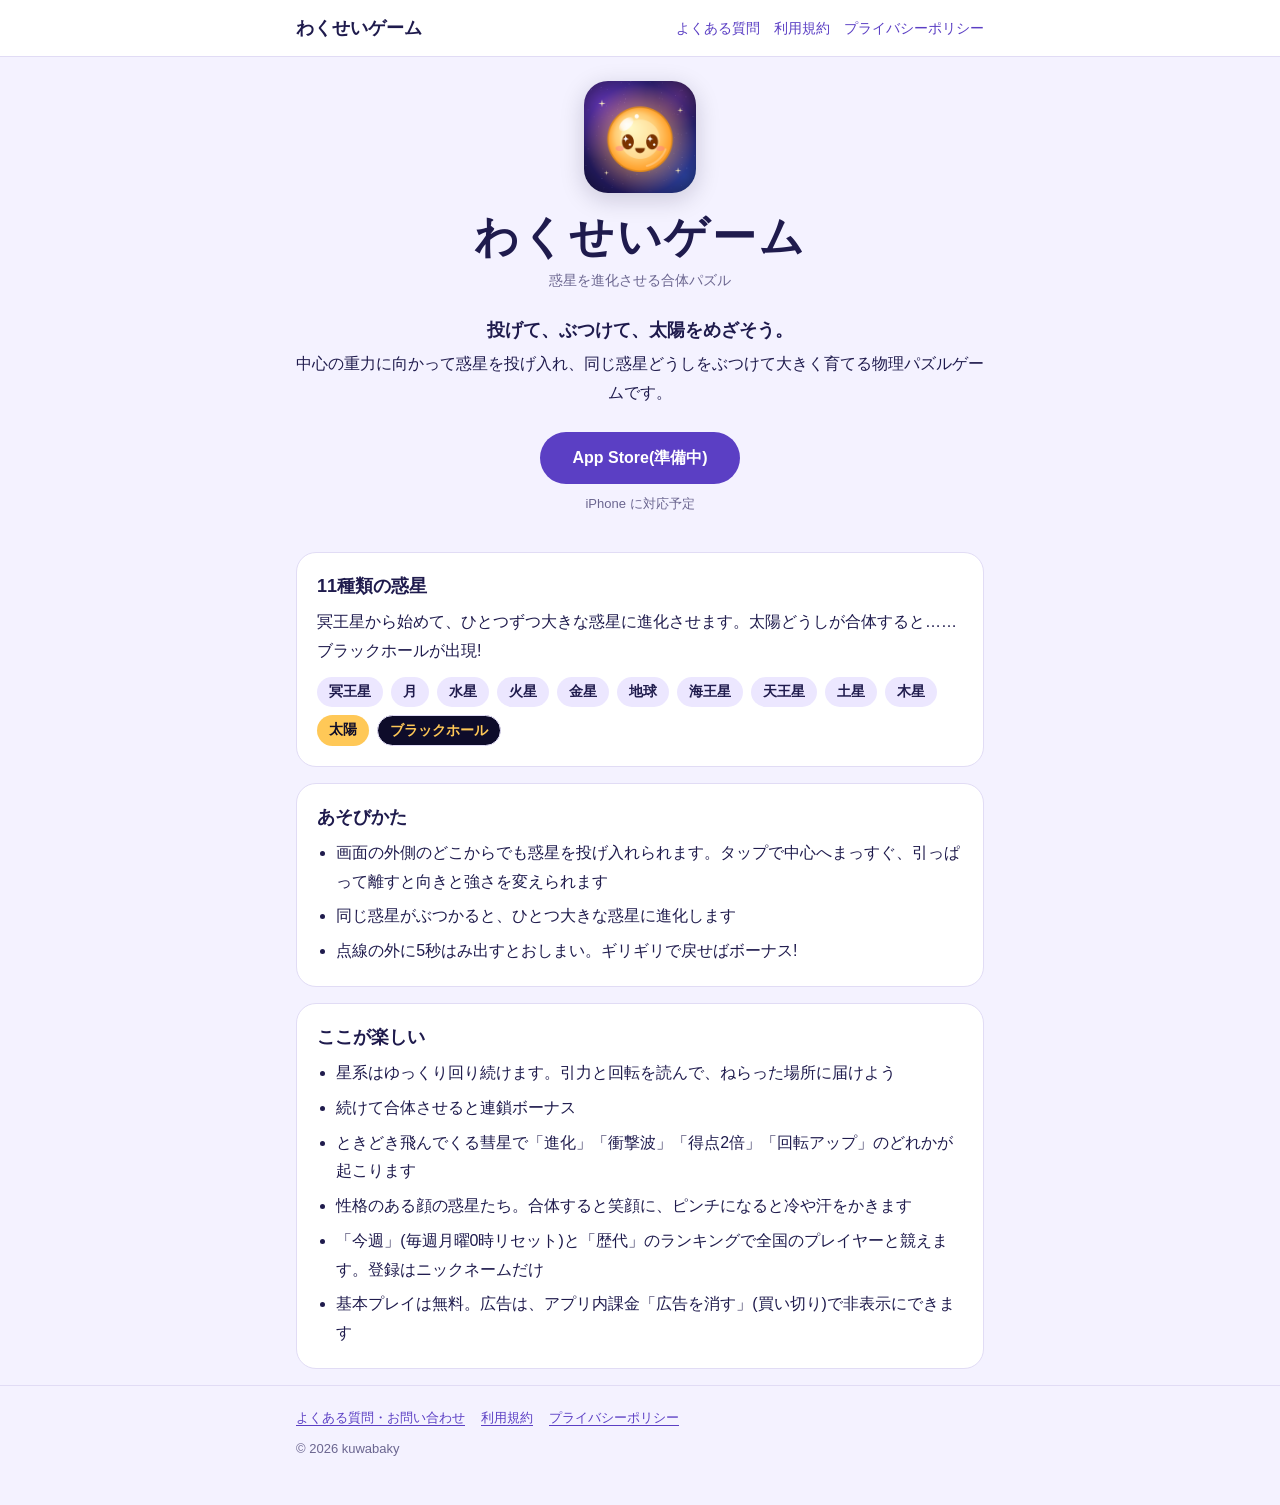
<file: index.html>
<!doctype html>
<html lang="ja">
<head>
  <meta charset="utf-8">
  <meta name="viewport" content="width=device-width, initial-scale=1">
  <title>わくせいゲーム - 惑星を進化させる合体パズル</title>
  <meta name="description" content="惑星を投げ入れて、同じ惑星どうしを合体させる物理パズル「わくせいゲーム」の公式サイトです。">
  <meta name="theme-color" content="#f4f2ff" media="(prefers-color-scheme: light)">
  <meta name="theme-color" content="#0e0c2a" media="(prefers-color-scheme: dark)">
  <link rel="icon" href="icon.png">
  <link rel="apple-touch-icon" href="icon.png">
  <link rel="stylesheet" href="style.css">
</head>
<body>
  <header class="site-header">
    <div class="wrap">
      <a class="brand" href="./">わくせいゲーム</a>
      <nav class="site-nav" aria-label="サイト内">
        <a href="support.html">よくある質問</a>
        <a href="terms.html">利用規約</a>
        <a href="privacy.html">プライバシーポリシー</a>
      </nav>
    </div>
  </header>

  <main class="wrap">
    <section class="hero">
      <img class="app-icon" src="icon.png" alt="わくせいゲームのアイコン" width="112" height="112">
      <p class="logo">わくせいゲーム</p>
      <p class="reading">惑星を進化させる合体パズル</p>
      <p class="pitch">投げて、ぶつけて、太陽をめざそう。</p>
      <p>中心の重力に向かって惑星を投げ入れ、同じ惑星どうしをぶつけて大きく育てる物理パズルゲームです。</p>
      <div class="stores">
        <a class="store-link" href="#">App Store(準備中)</a>
      </div>
      <p class="note">iPhone に対応予定</p>
    </section>

    <section class="card">
      <h2>11種類の惑星</h2>
      <p>冥王星から始めて、ひとつずつ大きな惑星に進化させます。太陽どうしが合体すると……ブラックホールが出現!</p>
      <ul class="planets">
        <li>冥王星</li>
        <li>月</li>
        <li>水星</li>
        <li>火星</li>
        <li>金星</li>
        <li>地球</li>
        <li>海王星</li>
        <li>天王星</li>
        <li>土星</li>
        <li>木星</li>
        <li class="sun">太陽</li>
        <li class="bh">ブラックホール</li>
      </ul>
    </section>

    <section class="card">
      <h2>あそびかた</h2>
      <ul class="features">
        <li>画面の外側のどこからでも惑星を投げ入れられます。タップで中心へまっすぐ、引っぱって離すと向きと強さを変えられます</li>
        <li>同じ惑星がぶつかると、ひとつ大きな惑星に進化します</li>
        <li>点線の外に5秒はみ出すとおしまい。ギリギリで戻せばボーナス!</li>
      </ul>
    </section>

    <section class="card">
      <h2>ここが楽しい</h2>
      <ul class="features">
        <li>星系はゆっくり回り続けます。引力と回転を読んで、ねらった場所に届けよう</li>
        <li>続けて合体させると連鎖ボーナス</li>
        <li>ときどき飛んでくる彗星で「進化」「衝撃波」「得点2倍」「回転アップ」のどれかが起こります</li>
        <li>性格のある顔の惑星たち。合体すると笑顔に、ピンチになると冷や汗をかきます</li>
        <li>「今週」(毎週月曜0時リセット)と「歴代」のランキングで全国のプレイヤーと競えます。登録はニックネームだけ</li>
        <li>基本プレイは無料。広告は、アプリ内課金「広告を消す」(買い切り)で非表示にできます</li>
      </ul>
    </section>
  </main>

  <footer class="site-footer">
    <div class="wrap">
      <nav aria-label="フッター">
        <a href="support.html">よくある質問・お問い合わせ</a>
        <a href="terms.html">利用規約</a>
        <a href="privacy.html">プライバシーポリシー</a>
      </nav>
      <p>&copy; 2026 kuwabaky</p>
    </div>
  </footer>
</body>
</html>
</file>
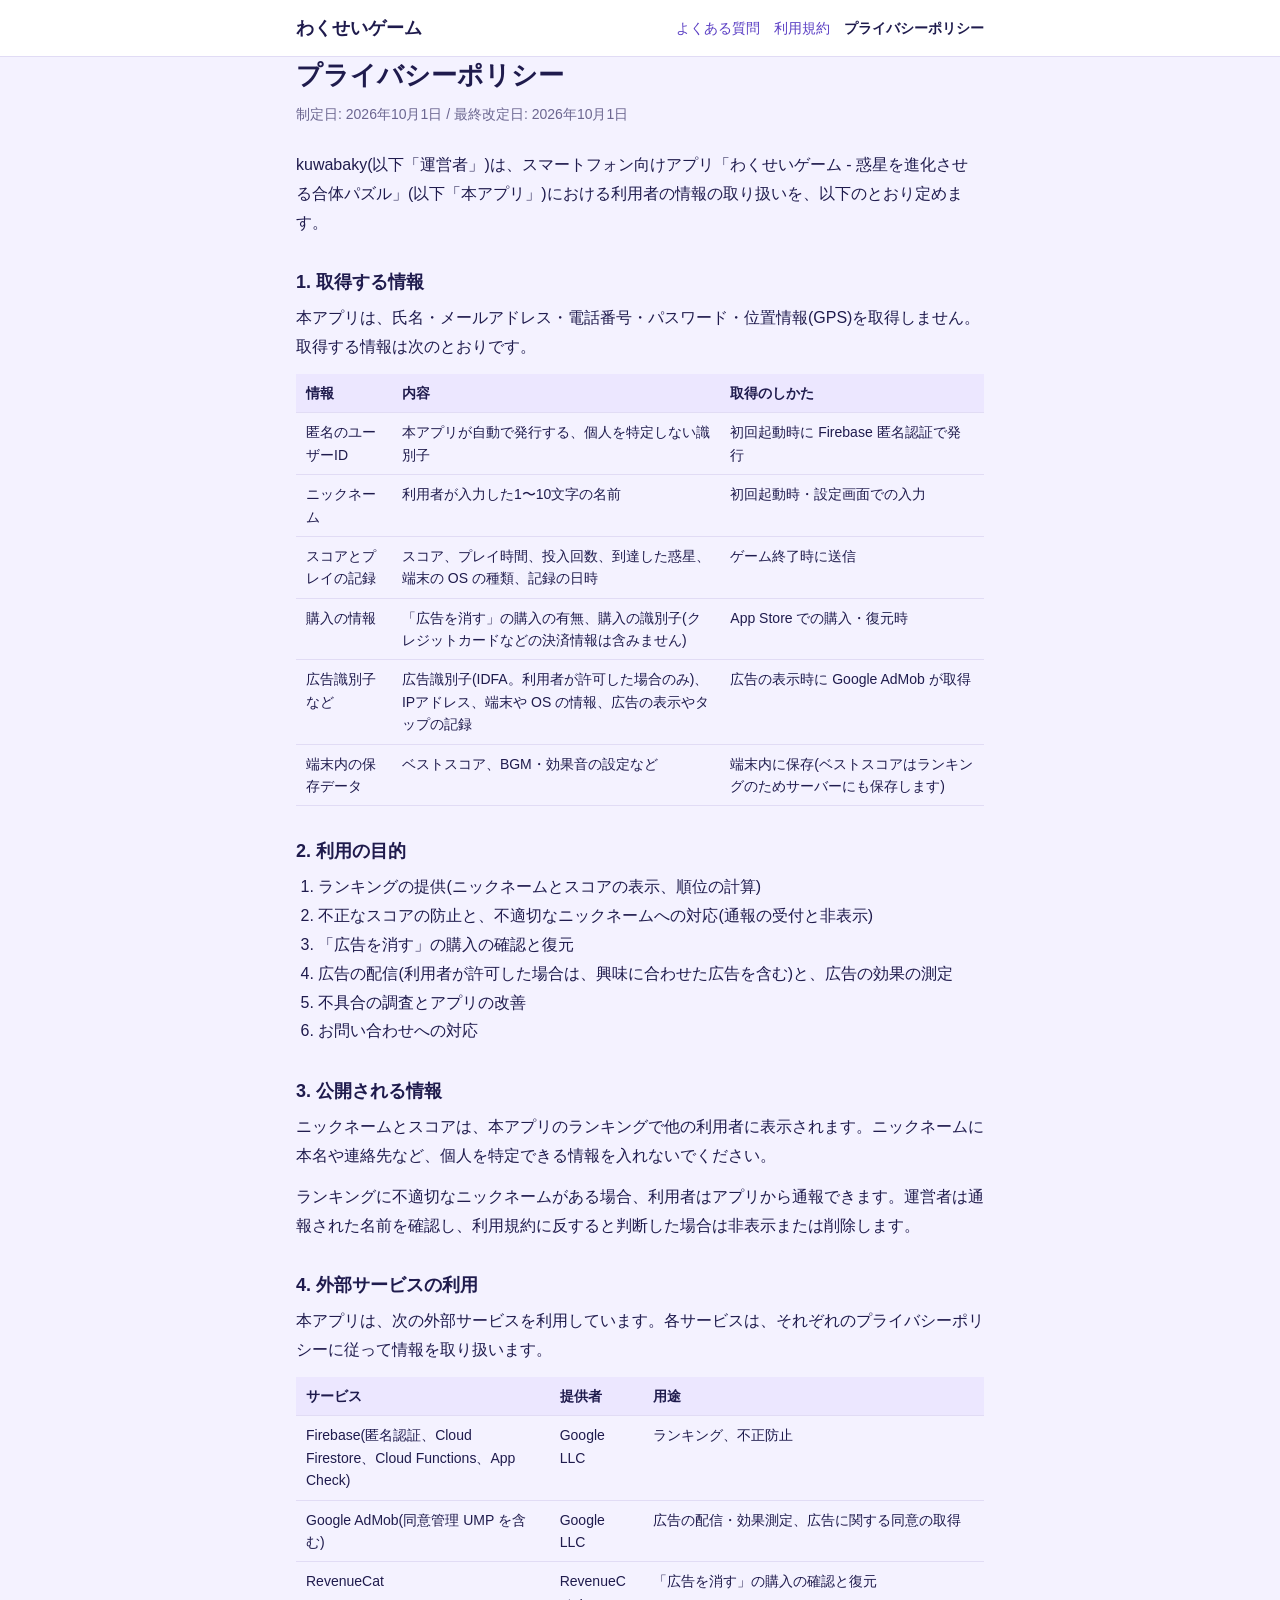
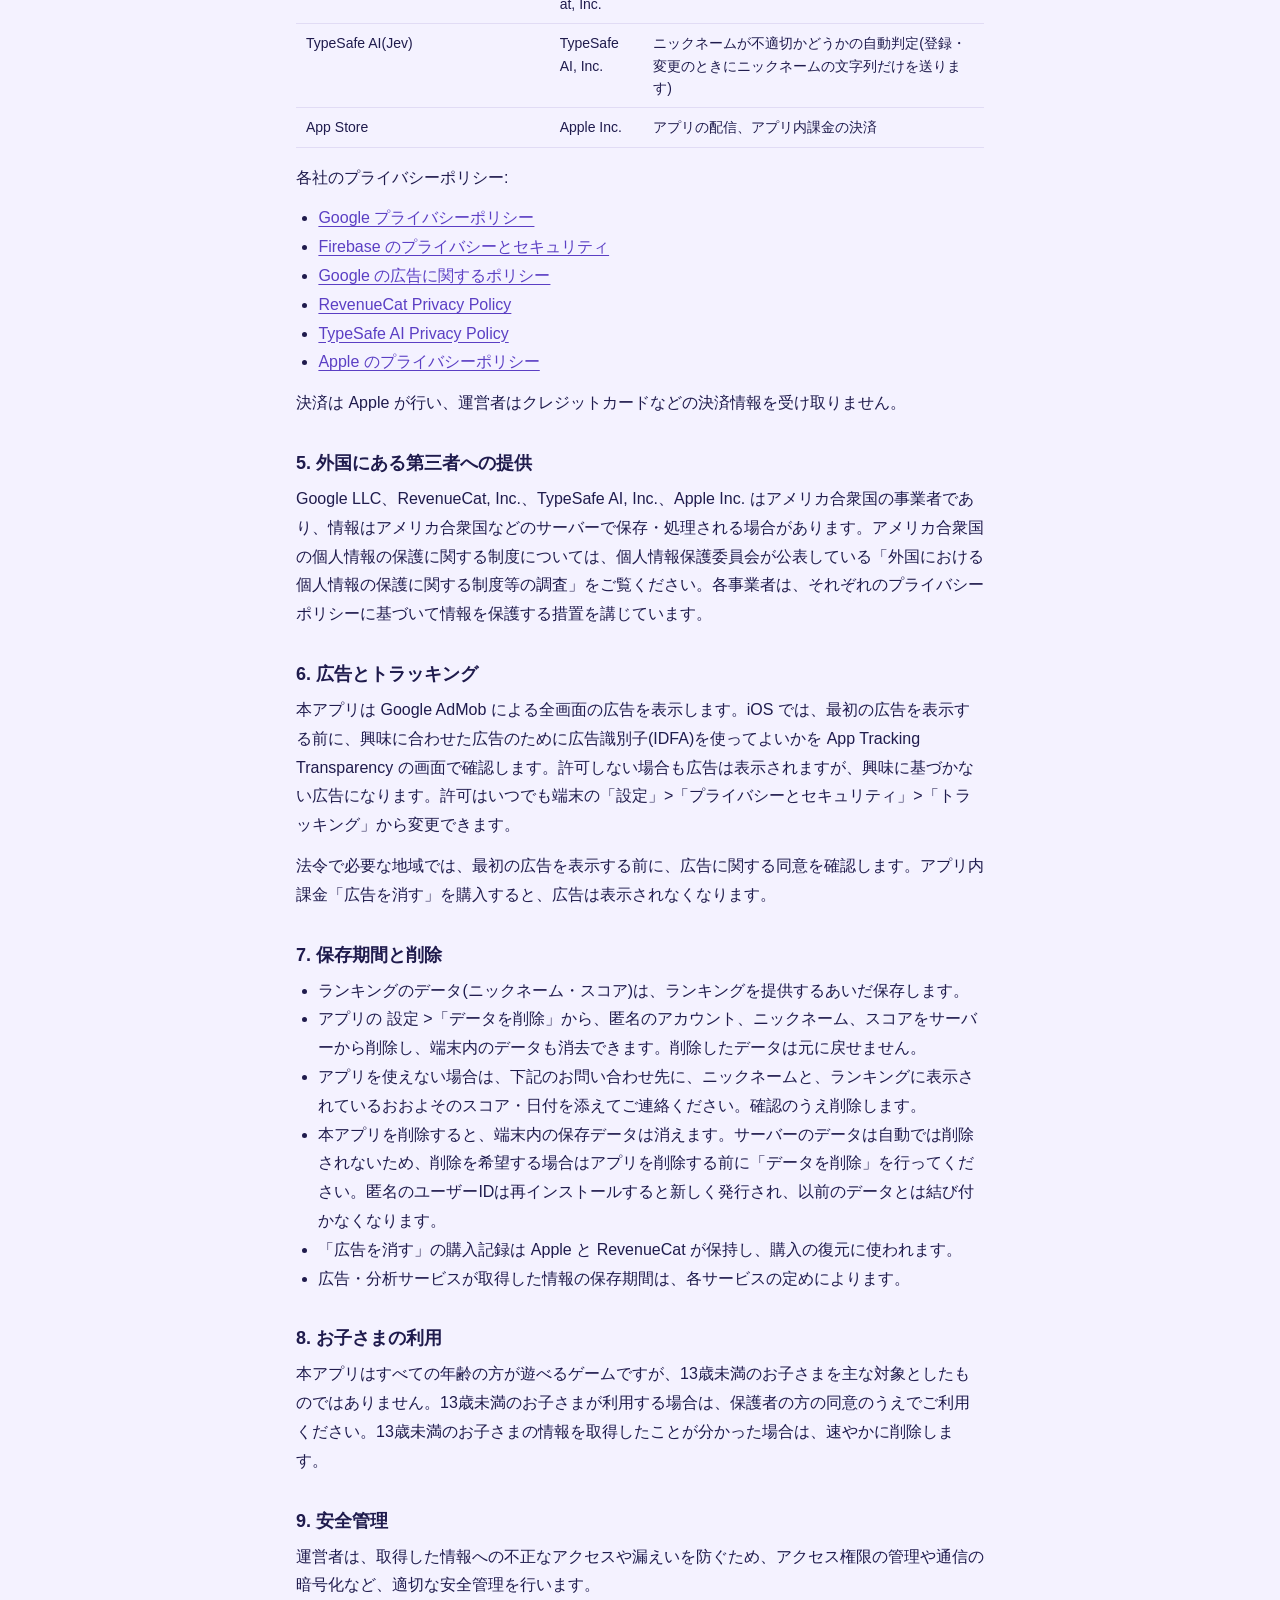
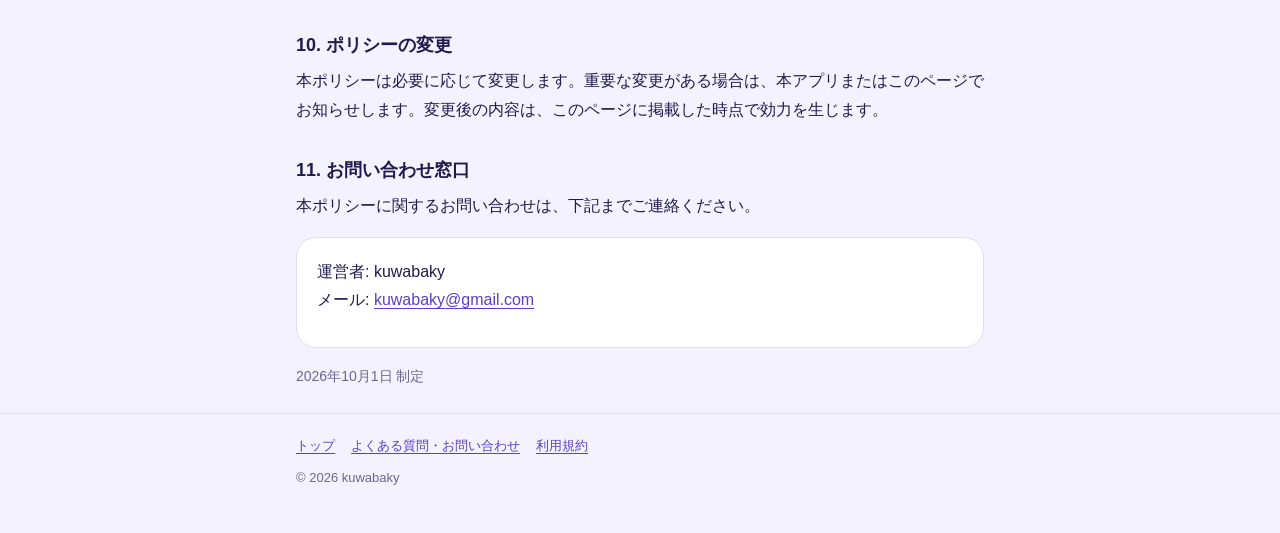
<file: privacy.html>
<!doctype html>
<html lang="ja">
<head>
  <meta charset="utf-8">
  <meta name="viewport" content="width=device-width, initial-scale=1">
  <title>プライバシーポリシー | わくせいゲーム</title>
  <meta name="description" content="アプリ「わくせいゲーム - 惑星を進化させる合体パズル」のプライバシーポリシーです。">
  <meta name="theme-color" content="#f4f2ff" media="(prefers-color-scheme: light)">
  <meta name="theme-color" content="#0e0c2a" media="(prefers-color-scheme: dark)">
  <link rel="icon" href="icon.png">
  <link rel="stylesheet" href="style.css">
</head>
<body>
  <header class="site-header">
    <div class="wrap">
      <a class="brand" href="./">わくせいゲーム</a>
      <nav class="site-nav" aria-label="サイト内">
        <a href="support.html">よくある質問</a>
        <a href="terms.html">利用規約</a>
        <a href="privacy.html" aria-current="page">プライバシーポリシー</a>
      </nav>
    </div>
  </header>

  <main class="wrap">
    <h1>プライバシーポリシー</h1>
    <p class="meta">制定日: 2026年10月1日 / 最終改定日: 2026年10月1日</p>
    <p>kuwabaky(以下「運営者」)は、スマートフォン向けアプリ「わくせいゲーム - 惑星を進化させる合体パズル」(以下「本アプリ」)における利用者の情報の取り扱いを、以下のとおり定めます。</p>

    <h2>1. 取得する情報</h2>
    <p>本アプリは、氏名・メールアドレス・電話番号・パスワード・位置情報(GPS)を取得しません。取得する情報は次のとおりです。</p>
    <div class="table-scroll">
      <table>
        <thead>
          <tr><th>情報</th><th>内容</th><th>取得のしかた</th></tr>
        </thead>
        <tbody>
          <tr><td>匿名のユーザーID</td><td>本アプリが自動で発行する、個人を特定しない識別子</td><td>初回起動時に Firebase 匿名認証で発行</td></tr>
          <tr><td>ニックネーム</td><td>利用者が入力した1〜10文字の名前</td><td>初回起動時・設定画面での入力</td></tr>
          <tr><td>スコアとプレイの記録</td><td>スコア、プレイ時間、投入回数、到達した惑星、端末の OS の種類、記録の日時</td><td>ゲーム終了時に送信</td></tr>
          <tr><td>購入の情報</td><td>「広告を消す」の購入の有無、購入の識別子(クレジットカードなどの決済情報は含みません)</td><td>App Store での購入・復元時</td></tr>
          <tr><td>広告識別子など</td><td>広告識別子(IDFA。利用者が許可した場合のみ)、IPアドレス、端末や OS の情報、広告の表示やタップの記録</td><td>広告の表示時に Google AdMob が取得</td></tr>
          <tr><td>端末内の保存データ</td><td>ベストスコア、BGM・効果音の設定など</td><td>端末内に保存(ベストスコアはランキングのためサーバーにも保存します)</td></tr>
        </tbody>
      </table>
    </div>

    <h2>2. 利用の目的</h2>
    <ol>
      <li>ランキングの提供(ニックネームとスコアの表示、順位の計算)</li>
      <li>不正なスコアの防止と、不適切なニックネームへの対応(通報の受付と非表示)</li>
      <li>「広告を消す」の購入の確認と復元</li>
      <li>広告の配信(利用者が許可した場合は、興味に合わせた広告を含む)と、広告の効果の測定</li>
      <li>不具合の調査とアプリの改善</li>
      <li>お問い合わせへの対応</li>
    </ol>

    <h2>3. 公開される情報</h2>
    <p>ニックネームとスコアは、本アプリのランキングで他の利用者に表示されます。ニックネームに本名や連絡先など、個人を特定できる情報を入れないでください。</p>
    <p>ランキングに不適切なニックネームがある場合、利用者はアプリから通報できます。運営者は通報された名前を確認し、利用規約に反すると判断した場合は非表示または削除します。</p>

    <h2>4. 外部サービスの利用</h2>
    <p>本アプリは、次の外部サービスを利用しています。各サービスは、それぞれのプライバシーポリシーに従って情報を取り扱います。</p>
    <div class="table-scroll">
      <table>
        <thead>
          <tr><th>サービス</th><th>提供者</th><th>用途</th></tr>
        </thead>
        <tbody>
          <tr><td>Firebase(匿名認証、Cloud Firestore、Cloud Functions、App Check)</td><td>Google LLC</td><td>ランキング、不正防止</td></tr>
          <tr><td>Google AdMob(同意管理 UMP を含む)</td><td>Google LLC</td><td>広告の配信・効果測定、広告に関する同意の取得</td></tr>
          <tr><td>RevenueCat</td><td>RevenueCat, Inc.</td><td>「広告を消す」の購入の確認と復元</td></tr>
          <tr><td>TypeSafe AI(Jev)</td><td>TypeSafe AI, Inc.</td><td>ニックネームが不適切かどうかの自動判定(登録・変更のときにニックネームの文字列だけを送ります)</td></tr>
          <tr><td>App Store</td><td>Apple Inc.</td><td>アプリの配信、アプリ内課金の決済</td></tr>
        </tbody>
      </table>
    </div>
    <p>各社のプライバシーポリシー:</p>
    <ul>
      <li><a href="https://policies.google.com/privacy?hl=ja">Google プライバシーポリシー</a></li>
      <li><a href="https://firebase.google.com/support/privacy">Firebase のプライバシーとセキュリティ</a></li>
      <li><a href="https://policies.google.com/technologies/ads?hl=ja">Google の広告に関するポリシー</a></li>
      <li><a href="https://www.revenuecat.com/privacy">RevenueCat Privacy Policy</a></li>
      <li><a href="https://typesafe.ai/legal/privacy-policy">TypeSafe AI Privacy Policy</a></li>
      <li><a href="https://www.apple.com/jp/legal/privacy/">Apple のプライバシーポリシー</a></li>
    </ul>
    <p>決済は Apple が行い、運営者はクレジットカードなどの決済情報を受け取りません。</p>

    <h2>5. 外国にある第三者への提供</h2>
    <p>Google LLC、RevenueCat, Inc.、TypeSafe AI, Inc.、Apple Inc. はアメリカ合衆国の事業者であり、情報はアメリカ合衆国などのサーバーで保存・処理される場合があります。アメリカ合衆国の個人情報の保護に関する制度については、個人情報保護委員会が公表している「外国における個人情報の保護に関する制度等の調査」をご覧ください。各事業者は、それぞれのプライバシーポリシーに基づいて情報を保護する措置を講じています。</p>

    <h2>6. 広告とトラッキング</h2>
    <p>本アプリは Google AdMob による全画面の広告を表示します。iOS では、最初の広告を表示する前に、興味に合わせた広告のために広告識別子(IDFA)を使ってよいかを App Tracking Transparency の画面で確認します。許可しない場合も広告は表示されますが、興味に基づかない広告になります。許可はいつでも端末の「設定」>「プライバシーとセキュリティ」>「トラッキング」から変更できます。</p>
    <p>法令で必要な地域では、最初の広告を表示する前に、広告に関する同意を確認します。アプリ内課金「広告を消す」を購入すると、広告は表示されなくなります。</p>

    <h2>7. 保存期間と削除</h2>
    <ul>
      <li>ランキングのデータ(ニックネーム・スコア)は、ランキングを提供するあいだ保存します。</li>
      <li>アプリの 設定 &gt;「データを削除」から、匿名のアカウント、ニックネーム、スコアをサーバーから削除し、端末内のデータも消去できます。削除したデータは元に戻せません。</li>
      <li>アプリを使えない場合は、下記のお問い合わせ先に、ニックネームと、ランキングに表示されているおおよそのスコア・日付を添えてご連絡ください。確認のうえ削除します。</li>
      <li>本アプリを削除すると、端末内の保存データは消えます。サーバーのデータは自動では削除されないため、削除を希望する場合はアプリを削除する前に「データを削除」を行ってください。匿名のユーザーIDは再インストールすると新しく発行され、以前のデータとは結び付かなくなります。</li>
      <li>「広告を消す」の購入記録は Apple と RevenueCat が保持し、購入の復元に使われます。</li>
      <li>広告・分析サービスが取得した情報の保存期間は、各サービスの定めによります。</li>
    </ul>

    <h2>8. お子さまの利用</h2>
    <p>本アプリはすべての年齢の方が遊べるゲームですが、13歳未満のお子さまを主な対象としたものではありません。13歳未満のお子さまが利用する場合は、保護者の方の同意のうえでご利用ください。13歳未満のお子さまの情報を取得したことが分かった場合は、速やかに削除します。</p>

    <h2>9. 安全管理</h2>
    <p>運営者は、取得した情報への不正なアクセスや漏えいを防ぐため、アクセス権限の管理や通信の暗号化など、適切な安全管理を行います。</p>

    <h2>10. ポリシーの変更</h2>
    <p>本ポリシーは必要に応じて変更します。重要な変更がある場合は、本アプリまたはこのページでお知らせします。変更後の内容は、このページに掲載した時点で効力を生じます。</p>

    <h2>11. お問い合わせ窓口</h2>
    <p>本ポリシーに関するお問い合わせは、下記までご連絡ください。</p>
    <div class="card">
      <p>運営者: kuwabaky<br>
      メール: <a href="mailto:kuwabaky@gmail.com">kuwabaky@gmail.com</a></p>
    </div>

    <p class="meta">2026年10月1日 制定</p>
  </main>

  <footer class="site-footer">
    <div class="wrap">
      <nav aria-label="フッター">
        <a href="./">トップ</a>
        <a href="support.html">よくある質問・お問い合わせ</a>
        <a href="terms.html">利用規約</a>
      </nav>
      <p>&copy; 2026 kuwabaky</p>
    </div>
  </footer>
</body>
</html>
</file>
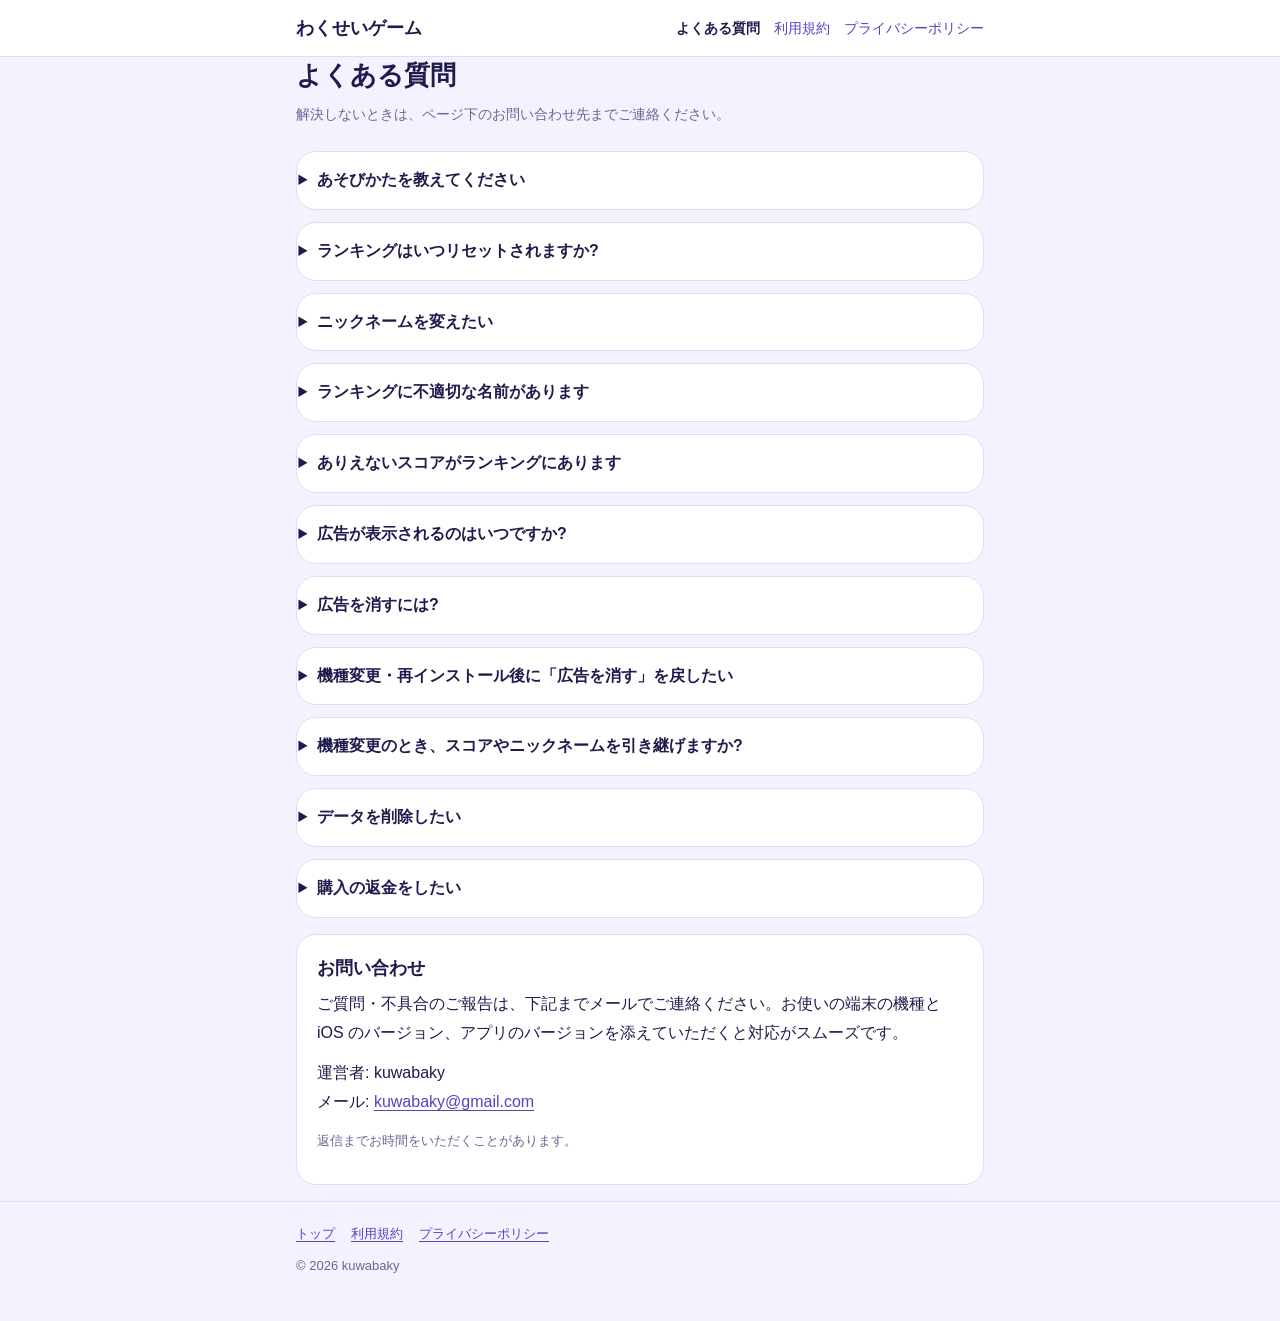
<file: support.html>
<!doctype html>
<html lang="ja">
<head>
  <meta charset="utf-8">
  <meta name="viewport" content="width=device-width, initial-scale=1">
  <title>よくある質問 | わくせいゲーム</title>
  <meta name="description" content="アプリ「わくせいゲーム - 惑星を進化させる合体パズル」のよくある質問とお問い合わせ先です。">
  <meta name="theme-color" content="#f4f2ff" media="(prefers-color-scheme: light)">
  <meta name="theme-color" content="#0e0c2a" media="(prefers-color-scheme: dark)">
  <link rel="icon" href="icon.png">
  <link rel="stylesheet" href="style.css">
</head>
<body>
  <header class="site-header">
    <div class="wrap">
      <a class="brand" href="./">わくせいゲーム</a>
      <nav class="site-nav" aria-label="サイト内">
        <a href="support.html" aria-current="page">よくある質問</a>
        <a href="terms.html">利用規約</a>
        <a href="privacy.html">プライバシーポリシー</a>
      </nav>
    </div>
  </header>

  <main class="wrap">
    <h1>よくある質問</h1>
    <p class="meta">解決しないときは、ページ下のお問い合わせ先までご連絡ください。</p>

    <div class="faq">
      <details>
        <summary>あそびかたを教えてください</summary>
        <p>画面の外側のどこからでも、中心に向かって惑星を投げ入れます。タップすると中心へまっすぐ、引っぱって離すと向きと強さを変えられます。</p>
        <p>同じ惑星どうしがぶつかると、ひとつ大きな惑星に進化します。冥王星から始めて太陽をめざしましょう。太陽どうしが合体するとブラックホールが出現し、盤面の惑星をすべて吸い込みます。</p>
        <p>惑星が点線の外に5秒はみ出すとゲームオーバーです。はみ出してもすぐに内側へ戻せば、ギリギリ回避のボーナスがもらえます。</p>
      </details>

      <details>
        <summary>ランキングはいつリセットされますか?</summary>
        <p>「今週」のランキングは、毎週月曜日の0時(日本時間)にリセットされます。「歴代」のランキングはリセットされません。</p>
        <p>ランキングには上位100位と、あなたの順位が表示されます。途中で「タイトルにもどる」を選んだプレイは記録されません。</p>
      </details>

      <details>
        <summary>ニックネームを変えたい</summary>
        <p>アプリの 設定 &gt;「ニックネームを変える」から、いつでも変更できます。1〜10文字で、絵文字は使えません。変更は、ランキングのこれまでの表示にも反映されます。</p>
        <p>不適切な言葉を含む名前は「その名前は使えません」と表示され、登録できません。本名や連絡先など、個人が分かる情報は入れないでください。</p>
      </details>

      <details>
        <summary>ランキングに不適切な名前があります</summary>
        <p>ランキング画面でその名前をタップし、「通報する」を押してください。あなたの画面では、その名前は表示されなくなります。複数の方から通報された名前は、ランキング全体で「ななしの惑星」と表示されます。運営者が確認し、<a href="terms.html">利用規約</a>に反すると判断した名前は非表示にします。</p>
        <p>アプリから通報できない場合は、表示されている順位・名前・ランキングの種類(今週／歴代)を添えて、下記のお問い合わせ先までご連絡ください。</p>
      </details>

      <details>
        <summary>ありえないスコアがランキングにあります</summary>
        <p>運営者はスコアの妥当性をサーバーで確認しており、不正に得られたと判断したスコアはランキングから除外します。気になるスコアがあれば、お問い合わせ先までお知らせください。</p>
      </details>

      <details>
        <summary>広告が表示されるのはいつですか?</summary>
        <p>ゲームオーバー後、結果画面の演出が終わってから、全画面の広告がときどき表示されます。プレイ中には表示しません。</p>
        <p>iPhone では、最初の広告の前に、広告のためのトラッキングを許可するか確認する画面が表示されます。許可しなくても、ゲームはすべて遊べます。</p>
      </details>

      <details>
        <summary>広告を消すには?</summary>
        <p>アプリ内課金「広告を消す」(買い切り)を購入すると、広告が表示されなくなります。アプリの 設定 &gt;「広告を消す」から購入できます。ゲームを有利にする効果はありません。</p>
      </details>

      <details>
        <summary>機種変更・再インストール後に「広告を消す」を戻したい</summary>
        <p>購入したときと同じ Apple ID でサインインした状態で、アプリの 設定 &gt;「購入を復元」を押してください。追加の料金はかかりません。</p>
      </details>

      <details>
        <summary>機種変更のとき、スコアやニックネームを引き継げますか?</summary>
        <p>現在のバージョンでは、別の端末へニックネームやスコアを引き継ぐ機能はありません。新しい端末では、ニックネームの登録からはじまります。</p>
      </details>

      <details>
        <summary>データを削除したい</summary>
        <p>アプリの 設定 &gt;「データを削除」から、匿名のアカウント、ニックネーム、スコアをサーバーから削除し、端末内のデータも消去できます。削除したデータは元に戻せません。</p>
        <p>アプリを削除しただけでは、サーバーのデータは削除されません。アプリを使えない場合は、下記のお問い合わせ先までご連絡ください。詳しくは<a href="privacy.html">プライバシーポリシー</a>をご覧ください。</p>
      </details>

      <details>
        <summary>購入の返金をしたい</summary>
        <p>購入・返金は App Store の規約に従います。Apple の手続きからお申し込みください。</p>
      </details>
    </div>

    <section class="card" id="contact">
      <h2>お問い合わせ</h2>
      <p>ご質問・不具合のご報告は、下記までメールでご連絡ください。お使いの端末の機種と iOS のバージョン、アプリのバージョンを添えていただくと対応がスムーズです。</p>
      <p>運営者: kuwabaky<br>
      メール: <a href="mailto:kuwabaky@gmail.com">kuwabaky@gmail.com</a></p>
      <p class="note">返信までお時間をいただくことがあります。</p>
    </section>
  </main>

  <footer class="site-footer">
    <div class="wrap">
      <nav aria-label="フッター">
        <a href="./">トップ</a>
        <a href="terms.html">利用規約</a>
        <a href="privacy.html">プライバシーポリシー</a>
      </nav>
      <p>&copy; 2026 kuwabaky</p>
    </div>
  </footer>
</body>
</html>
</file>
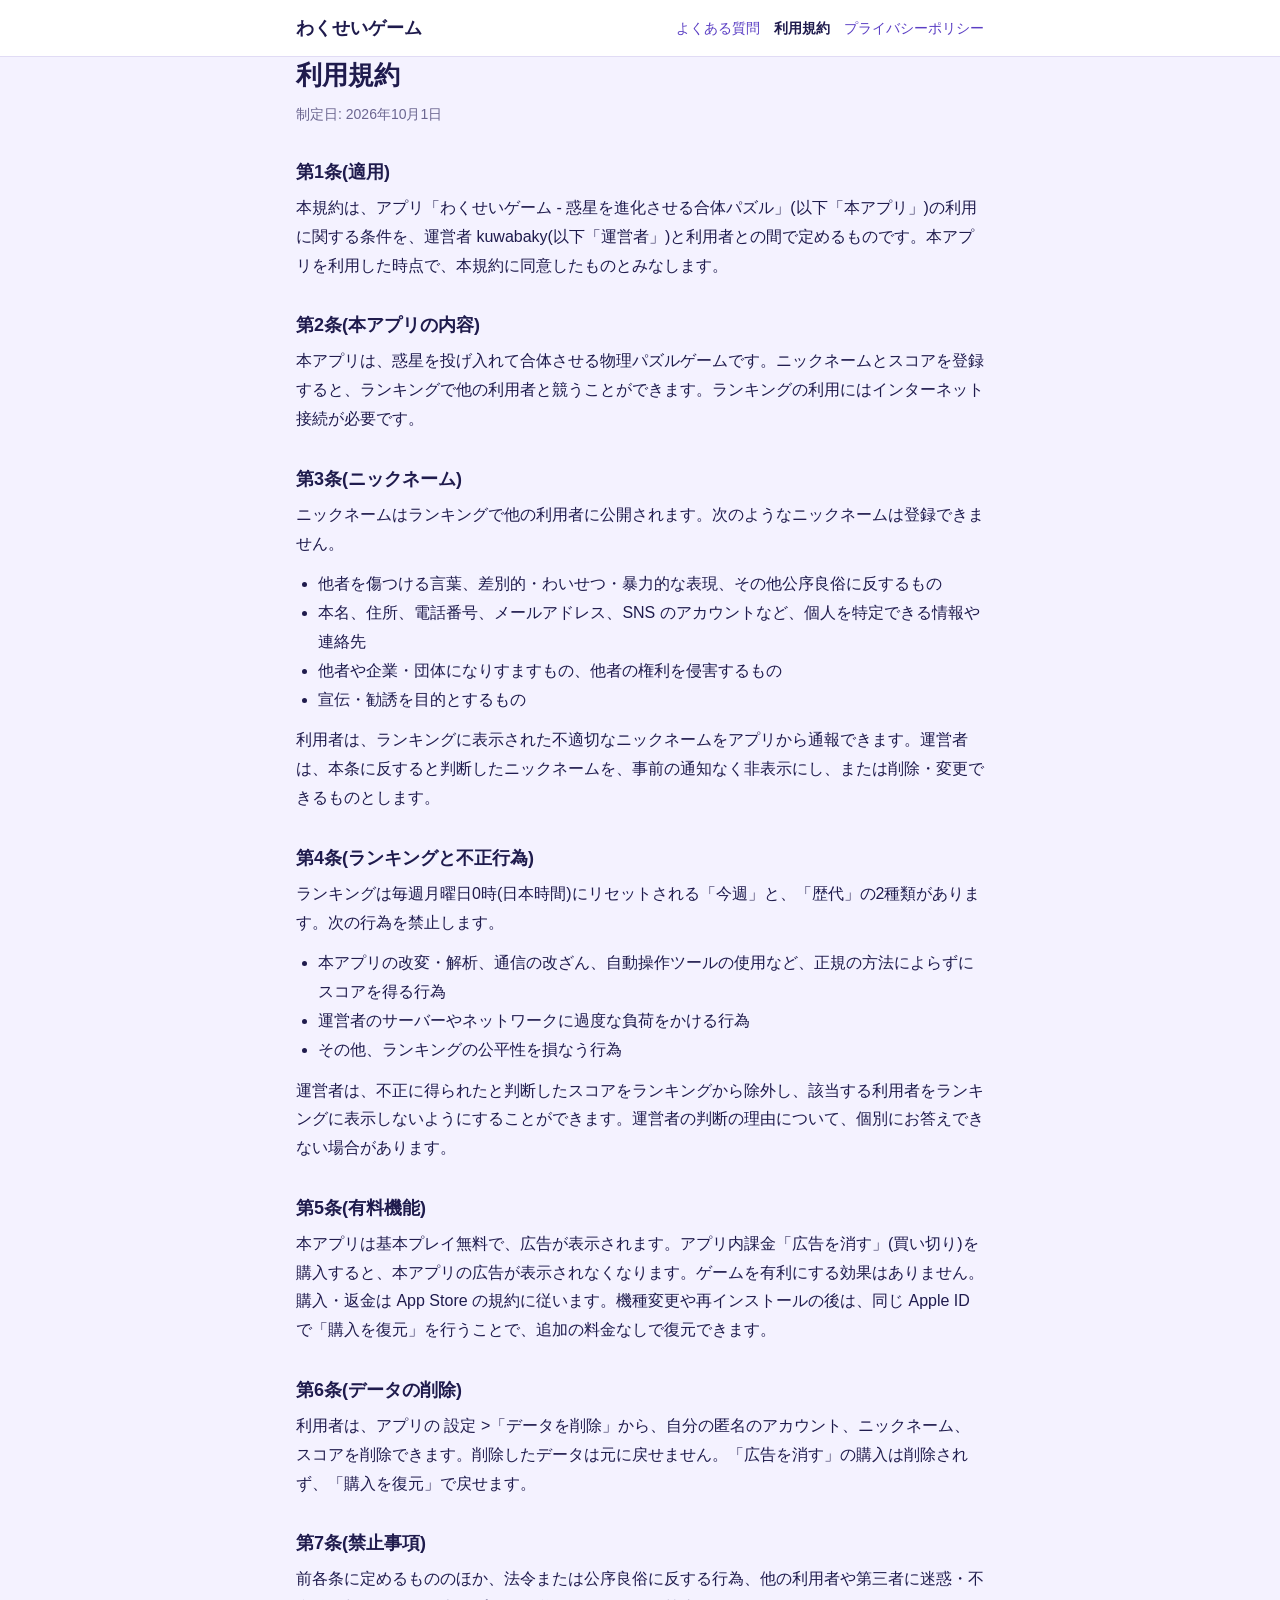
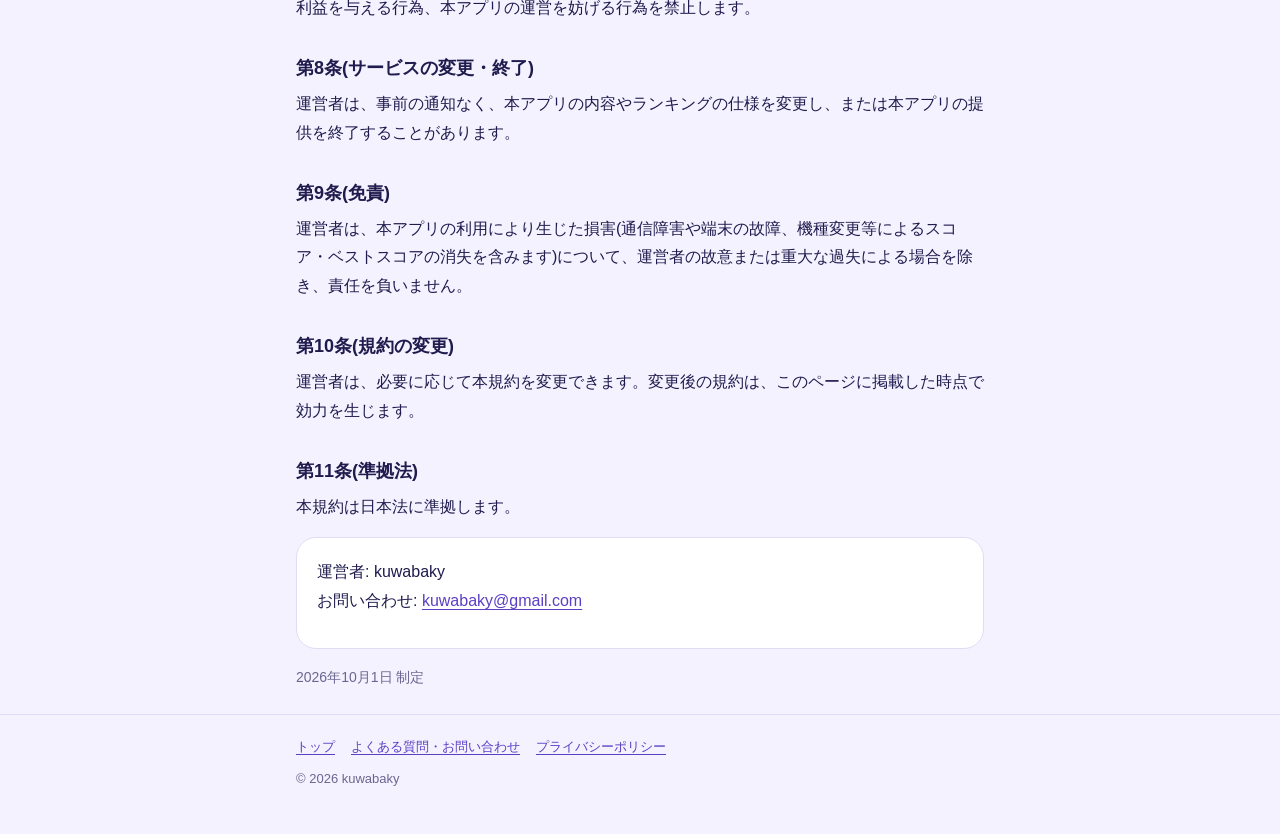
<file: terms.html>
<!doctype html>
<html lang="ja">
<head>
  <meta charset="utf-8">
  <meta name="viewport" content="width=device-width, initial-scale=1">
  <title>利用規約 | わくせいゲーム</title>
  <meta name="description" content="アプリ「わくせいゲーム - 惑星を進化させる合体パズル」の利用規約です。">
  <meta name="theme-color" content="#f4f2ff" media="(prefers-color-scheme: light)">
  <meta name="theme-color" content="#0e0c2a" media="(prefers-color-scheme: dark)">
  <link rel="icon" href="icon.png">
  <link rel="stylesheet" href="style.css">
</head>
<body>
  <header class="site-header">
    <div class="wrap">
      <a class="brand" href="./">わくせいゲーム</a>
      <nav class="site-nav" aria-label="サイト内">
        <a href="support.html">よくある質問</a>
        <a href="terms.html" aria-current="page">利用規約</a>
        <a href="privacy.html">プライバシーポリシー</a>
      </nav>
    </div>
  </header>

  <main class="wrap">
    <h1>利用規約</h1>
    <p class="meta">制定日: 2026年10月1日</p>

    <h2>第1条(適用)</h2>
    <p>本規約は、アプリ「わくせいゲーム - 惑星を進化させる合体パズル」(以下「本アプリ」)の利用に関する条件を、運営者 kuwabaky(以下「運営者」)と利用者との間で定めるものです。本アプリを利用した時点で、本規約に同意したものとみなします。</p>

    <h2>第2条(本アプリの内容)</h2>
    <p>本アプリは、惑星を投げ入れて合体させる物理パズルゲームです。ニックネームとスコアを登録すると、ランキングで他の利用者と競うことができます。ランキングの利用にはインターネット接続が必要です。</p>

    <h2>第3条(ニックネーム)</h2>
    <p>ニックネームはランキングで他の利用者に公開されます。次のようなニックネームは登録できません。</p>
    <ul>
      <li>他者を傷つける言葉、差別的・わいせつ・暴力的な表現、その他公序良俗に反するもの</li>
      <li>本名、住所、電話番号、メールアドレス、SNS のアカウントなど、個人を特定できる情報や連絡先</li>
      <li>他者や企業・団体になりすますもの、他者の権利を侵害するもの</li>
      <li>宣伝・勧誘を目的とするもの</li>
    </ul>
    <p>利用者は、ランキングに表示された不適切なニックネームをアプリから通報できます。運営者は、本条に反すると判断したニックネームを、事前の通知なく非表示にし、または削除・変更できるものとします。</p>

    <h2>第4条(ランキングと不正行為)</h2>
    <p>ランキングは毎週月曜日0時(日本時間)にリセットされる「今週」と、「歴代」の2種類があります。次の行為を禁止します。</p>
    <ul>
      <li>本アプリの改変・解析、通信の改ざん、自動操作ツールの使用など、正規の方法によらずにスコアを得る行為</li>
      <li>運営者のサーバーやネットワークに過度な負荷をかける行為</li>
      <li>その他、ランキングの公平性を損なう行為</li>
    </ul>
    <p>運営者は、不正に得られたと判断したスコアをランキングから除外し、該当する利用者をランキングに表示しないようにすることができます。運営者の判断の理由について、個別にお答えできない場合があります。</p>

    <h2>第5条(有料機能)</h2>
    <p>本アプリは基本プレイ無料で、広告が表示されます。アプリ内課金「広告を消す」(買い切り)を購入すると、本アプリの広告が表示されなくなります。ゲームを有利にする効果はありません。購入・返金は App Store の規約に従います。機種変更や再インストールの後は、同じ Apple ID で「購入を復元」を行うことで、追加の料金なしで復元できます。</p>

    <h2>第6条(データの削除)</h2>
    <p>利用者は、アプリの 設定 &gt;「データを削除」から、自分の匿名のアカウント、ニックネーム、スコアを削除できます。削除したデータは元に戻せません。「広告を消す」の購入は削除されず、「購入を復元」で戻せます。</p>

    <h2>第7条(禁止事項)</h2>
    <p>前各条に定めるもののほか、法令または公序良俗に反する行為、他の利用者や第三者に迷惑・不利益を与える行為、本アプリの運営を妨げる行為を禁止します。</p>

    <h2>第8条(サービスの変更・終了)</h2>
    <p>運営者は、事前の通知なく、本アプリの内容やランキングの仕様を変更し、または本アプリの提供を終了することがあります。</p>

    <h2>第9条(免責)</h2>
    <p>運営者は、本アプリの利用により生じた損害(通信障害や端末の故障、機種変更等によるスコア・ベストスコアの消失を含みます)について、運営者の故意または重大な過失による場合を除き、責任を負いません。</p>

    <h2>第10条(規約の変更)</h2>
    <p>運営者は、必要に応じて本規約を変更できます。変更後の規約は、このページに掲載した時点で効力を生じます。</p>

    <h2>第11条(準拠法)</h2>
    <p>本規約は日本法に準拠します。</p>

    <div class="card">
      <p>運営者: kuwabaky<br>
      お問い合わせ: <a href="mailto:kuwabaky@gmail.com">kuwabaky@gmail.com</a></p>
    </div>

    <p class="meta">2026年10月1日 制定</p>
  </main>

  <footer class="site-footer">
    <div class="wrap">
      <nav aria-label="フッター">
        <a href="./">トップ</a>
        <a href="support.html">よくある質問・お問い合わせ</a>
        <a href="privacy.html">プライバシーポリシー</a>
      </nav>
      <p>&copy; 2026 kuwabaky</p>
    </div>
  </footer>
</body>
</html>
</file>
<file: style.css>
/* わくせいゲーム サイト共通スタイル。配色はゲームの宇宙(#0e0c2a)・金(#ffc857)・紫に合わせる。 */
/* TODO: アプリ側のテーマ色が確定したら、値をそろえる */

:root {
  --bg: #f4f2ff;
  --surface: #ffffff;
  --ink: #1f1b4d;
  --sub: #6b6690;
  --border: #e1dcf5;
  --primary: #5b3fc4;
  --accent: #ffc857;
  --soft: #ece7ff;
  --on-primary: #ffffff;
  --radius: 20px;
  color-scheme: light dark;
}

@media (prefers-color-scheme: dark) {
  :root {
    --bg: #0e0c2a;
    --surface: #1a1742;
    --ink: #ece9ff;
    --sub: #a7a2cf;
    --border: #2d2961;
    --primary: #ffc857;
    --accent: #9b7bff;
    --soft: #25215a;
    --on-primary: #0e0c2a;
  }
}

*,
*::before,
*::after {
  box-sizing: border-box;
}

html {
  -webkit-text-size-adjust: 100%;
}

body {
  margin: 0;
  background: var(--bg);
  color: var(--ink);
  font-family: -apple-system, BlinkMacSystemFont, "Hiragino Sans", "Hiragino Kaku Gothic ProN",
    "Noto Sans JP", "Yu Gothic UI", Meiryo, sans-serif;
  font-size: 16px;
  line-height: 1.8;
  overflow-wrap: anywhere;
}

a {
  color: var(--primary);
  text-underline-offset: 3px;
}

.wrap {
  max-width: 720px;
  margin: 0 auto;
  padding: 0 16px;
}

/* ヘッダー */
.site-header {
  border-bottom: 1px solid var(--border);
  background: var(--surface);
}

.site-header .wrap {
  display: flex;
  flex-wrap: wrap;
  align-items: center;
  justify-content: space-between;
  gap: 8px 16px;
  padding-top: 12px;
  padding-bottom: 12px;
}

.brand {
  color: var(--ink);
  font-weight: 800;
  font-size: 18px;
  text-decoration: none;
}

.brand small {
  color: var(--sub);
  font-weight: 600;
  font-size: 13px;
  margin-left: 6px;
}

.site-nav {
  display: flex;
  flex-wrap: wrap;
  gap: 4px 14px;
  font-size: 14px;
}

.site-nav a {
  text-decoration: none;
}

.site-nav a[aria-current="page"] {
  color: var(--ink);
  font-weight: 700;
}

/* 本文 */
main {
  padding: 32px 0 48px;
}

h1 {
  font-size: 26px;
  line-height: 1.4;
  margin: 0 0 8px;
}

h2 {
  font-size: 18px;
  line-height: 1.5;
  margin: 32px 0 8px;
}

p {
  margin: 0 0 12px;
}

.meta {
  color: var(--sub);
  font-size: 14px;
  margin-bottom: 24px;
}

.card {
  background: var(--surface);
  border: 1px solid var(--border);
  border-radius: var(--radius);
  padding: 20px;
  margin: 16px 0;
}

.card > h2:first-child {
  margin-top: 0;
}

.placeholder {
  background: var(--soft);
  border-radius: 6px;
  padding: 0 4px;
}

main ul,
main ol {
  padding-left: 1.4em;
  margin: 0 0 12px;
}

/* 表(プライバシーポリシー) */
.table-scroll {
  overflow-x: auto;
  margin: 0 0 16px;
}

table {
  width: 100%;
  border-collapse: collapse;
  font-size: 14px;
  line-height: 1.6;
}

th,
td {
  text-align: left;
  vertical-align: top;
  padding: 8px 10px;
  border-bottom: 1px solid var(--border);
}

th {
  background: var(--soft);
  font-weight: 700;
  white-space: nowrap;
}

/* トップページ */
.hero {
  text-align: center;
  padding: 24px 0 8px;
}

.hero .app-icon {
  display: block;
  width: 112px;
  height: 112px;
  margin: 0 auto 16px;
  border-radius: 24px;
  background: var(--soft);
  box-shadow: 0 6px 24px rgba(14, 12, 42, 0.18);
}

.hero .logo {
  font-size: 44px;
  font-weight: 800;
  letter-spacing: 0.06em;
  margin: 0;
  line-height: 1.25;
}

.hero .reading {
  color: var(--sub);
  font-size: 14px;
  margin: 4px 0 20px;
}

.hero .pitch {
  font-size: 18px;
  font-weight: 700;
  margin-bottom: 4px;
}

.stores {
  display: flex;
  flex-wrap: wrap;
  justify-content: center;
  gap: 12px;
  margin: 24px 0 8px;
}

.store-link {
  display: inline-block;
  min-width: 200px;
  padding: 12px 20px;
  border-radius: 999px;
  background: var(--primary);
  color: var(--on-primary);
  font-weight: 700;
  text-align: center;
  text-decoration: none;
}

.note {
  color: var(--sub);
  font-size: 13px;
}

/* 惑星の並び */
.planets {
  list-style: none;
  padding: 0;
  margin: 0;
  display: flex;
  flex-wrap: wrap;
  gap: 8px;
}

.planets li {
  padding: 2px 12px;
  border-radius: 999px;
  background: var(--soft);
  font-size: 14px;
  font-weight: 700;
}

.planets li.sun {
  background: var(--accent);
  color: #0e0c2a;
}

.planets li.bh {
  background: #0e0c2a;
  color: #ffc857;
  border: 1px solid var(--border);
}

.features {
  padding-left: 1.2em;
  margin: 0;
}

.features li + li {
  margin-top: 6px;
}

/* よくある質問 */
.faq details {
  background: var(--surface);
  border: 1px solid var(--border);
  border-radius: var(--radius);
  padding: 14px 20px;
  margin: 12px 0;
}

.faq summary {
  cursor: pointer;
  font-weight: 700;
  list-style-position: outside;
}

.faq details[open] summary {
  margin-bottom: 8px;
}

/* フッター */
.site-footer {
  border-top: 1px solid var(--border);
  color: var(--sub);
  font-size: 13px;
  padding: 20px 0 32px;
}

.site-footer nav {
  display: flex;
  flex-wrap: wrap;
  gap: 4px 16px;
  margin-bottom: 8px;
}
</file>
